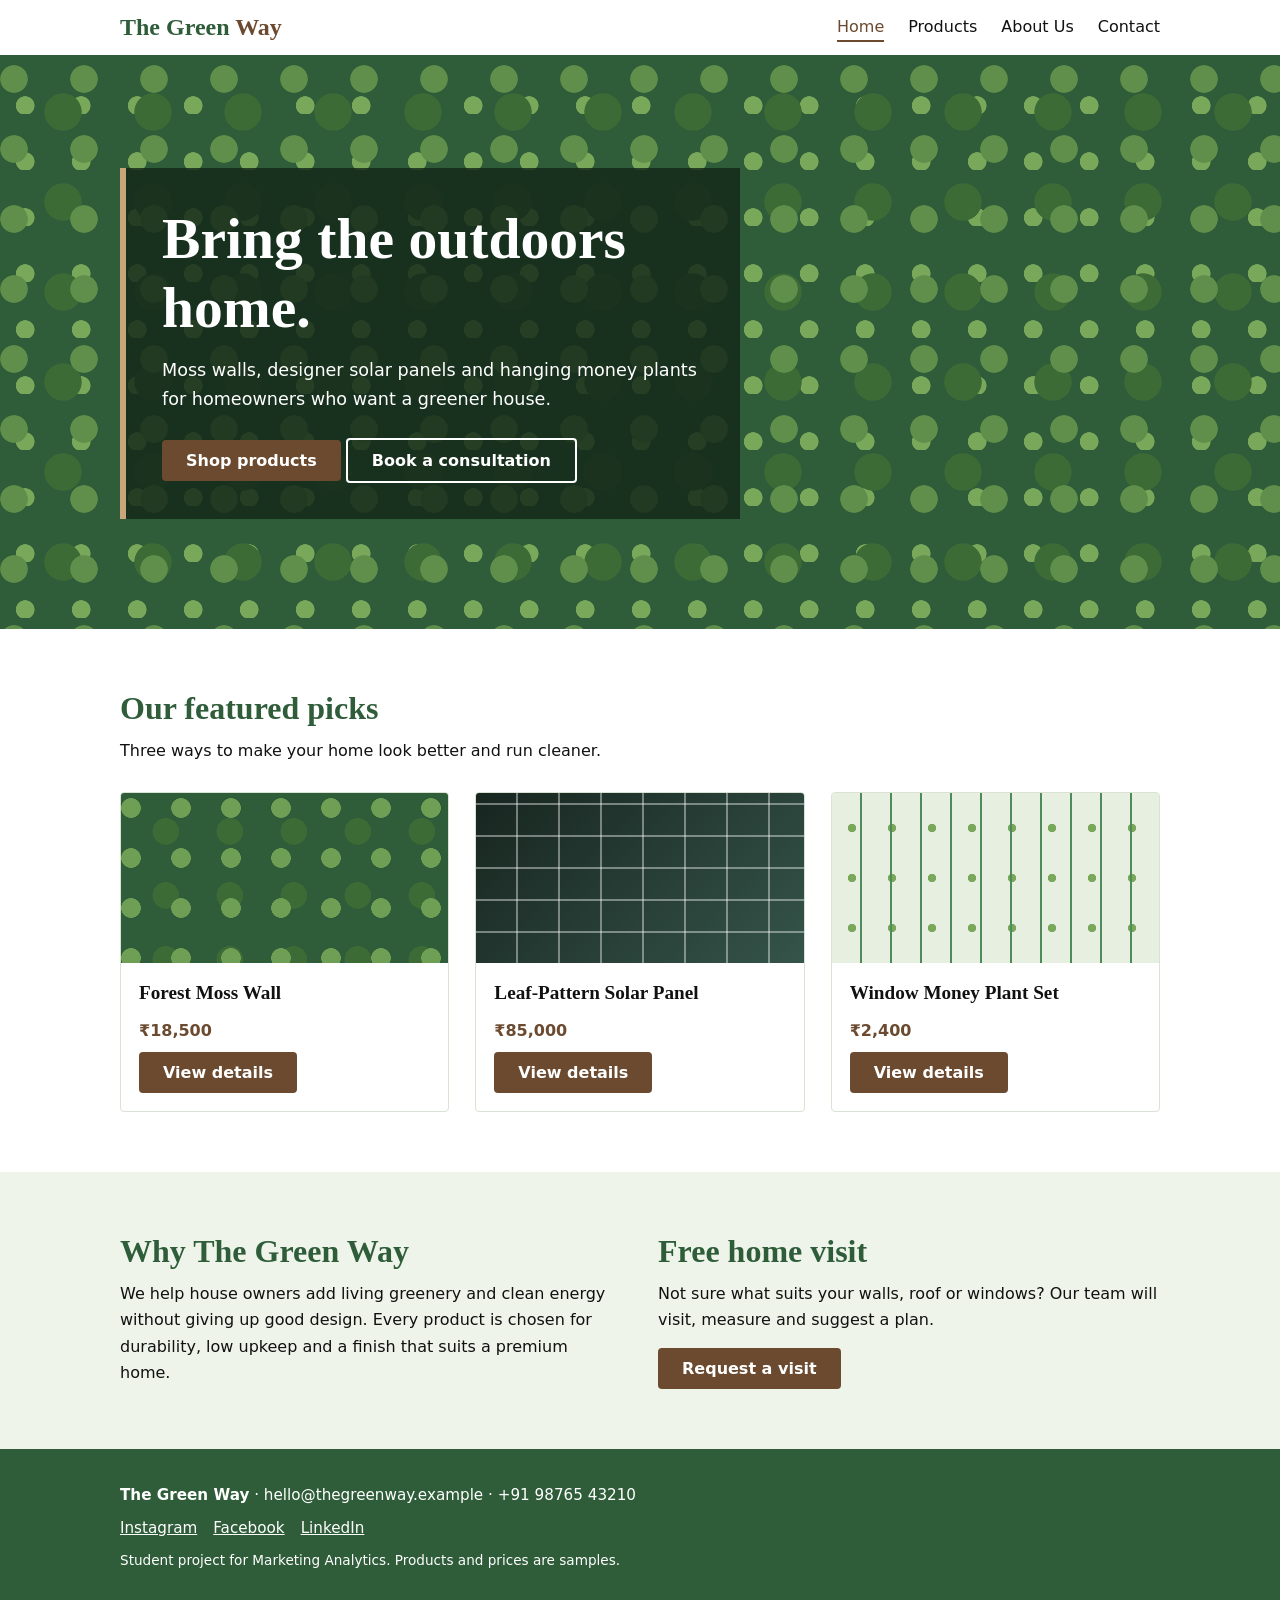
<file: index.html>
<!DOCTYPE html>
<html lang="en"><head><meta charset="utf-8"><meta name="viewport" content="width=device-width,initial-scale=1">
<title>Home | The Green Way</title>
<meta name="description" content="The Green Way: moss walls, designer solar panels and hanging money plants for your home.">
<script async src="https://www.googletagmanager.com/gtag/js?id=G-YJH4N8PBCX"></script>
<script>window.dataLayer=window.dataLayer||[];function gtag(){dataLayer.push(arguments);}gtag('js',new Date());gtag('config','G-YJH4N8PBCX');</script>
<link rel="stylesheet" href="style.css"></head><body>
<header><div class="nav"><a class="logo" href="index.html">The Green <span>Way</span></a>
<button class="toggle" aria-label="Menu" aria-expanded="false">&#9776;</button><nav aria-label="Main"><a href="index.html" class="on" aria-current="page">Home</a><a href="products.html">Products</a><a href="about.html">About Us</a><a href="contact.html">Contact</a></nav></div></header>
<main><section class="hero"><div class="wrap"><div><h1>Bring the outdoors home.</h1>
<p>Moss walls, designer solar panels and hanging money plants for homeowners who want a greener house.</p>
<a class="btn" href="products.html">Shop products</a> <a class="btn out" href="contact.html">Book a consultation</a></div></div></section>
<section><div class="wrap"><h2>Our featured picks</h2><p class="lead">Three ways to make your home look better and run cleaner.</p><div class="grid"><article class="card" data-cat="moss" data-name="Forest Moss Wall" data-price="18500"><div class="pic moss" role="img" aria-label="Forest Moss Wall"></div>
<div class="body"><h3>Forest Moss Wall</h3><p class="price">&#8377;18,500</p><p class="more">Preserved moss panel, 120 x 60 cm. Needs no water or sunlight and absorbs sound.</p><button class="btn" type="button">View details</button></div></article><article class="card" data-cat="solar" data-name="Leaf-Pattern Solar Panel" data-price="85000"><div class="pic solar" role="img" aria-label="Leaf-Pattern Solar Panel"></div>
<div class="body"><h3>Leaf-Pattern Solar Panel</h3><p class="price">&#8377;85,000</p><p class="more">Rooftop panel with a leaf-print finish that blends into your roof. 3 kW set.</p><button class="btn" type="button">View details</button></div></article><article class="card" data-cat="plant" data-name="Window Money Plant Set" data-price="2400"><div class="pic plant" role="img" aria-label="Window Money Plant Set"></div>
<div class="body"><h3>Window Money Plant Set</h3><p class="price">&#8377;2,400</p><p class="more">Three hanging money plants with a curtain-rail bracket. Thrives in indirect light.</p><button class="btn" type="button">View details</button></div></article></div></div></section>
<section class="tint"><div class="wrap two"><div><h2>Why The Green Way</h2><p>We help house owners add living greenery and clean energy without giving up good design. Every product is chosen for durability, low upkeep and a finish that suits a premium home.</p></div>
<div><h2>Free home visit</h2><p>Not sure what suits your walls, roof or windows? Our team will visit, measure and suggest a plan.</p><p style="margin-top:14px"><a class="btn" href="contact.html">Request a visit</a></p></div></div></section></main>
<footer><div class="wrap"><p><strong>The Green Way</strong> &middot; hello@thegreenway.example &middot; +91 98765 43210</p>
<p style="margin-top:8px"><a href="https://www.instagram.com/" target="_blank" rel="noopener">Instagram</a><a href="https://www.facebook.com/" target="_blank" rel="noopener">Facebook</a><a href="https://www.linkedin.com/" target="_blank" rel="noopener">LinkedIn</a></p>
<p style="margin-top:8px;font-size:.85rem">Student project for Marketing Analytics. Products and prices are samples.</p></div></footer>
<script src="script.js"></script></body></html>
</file>
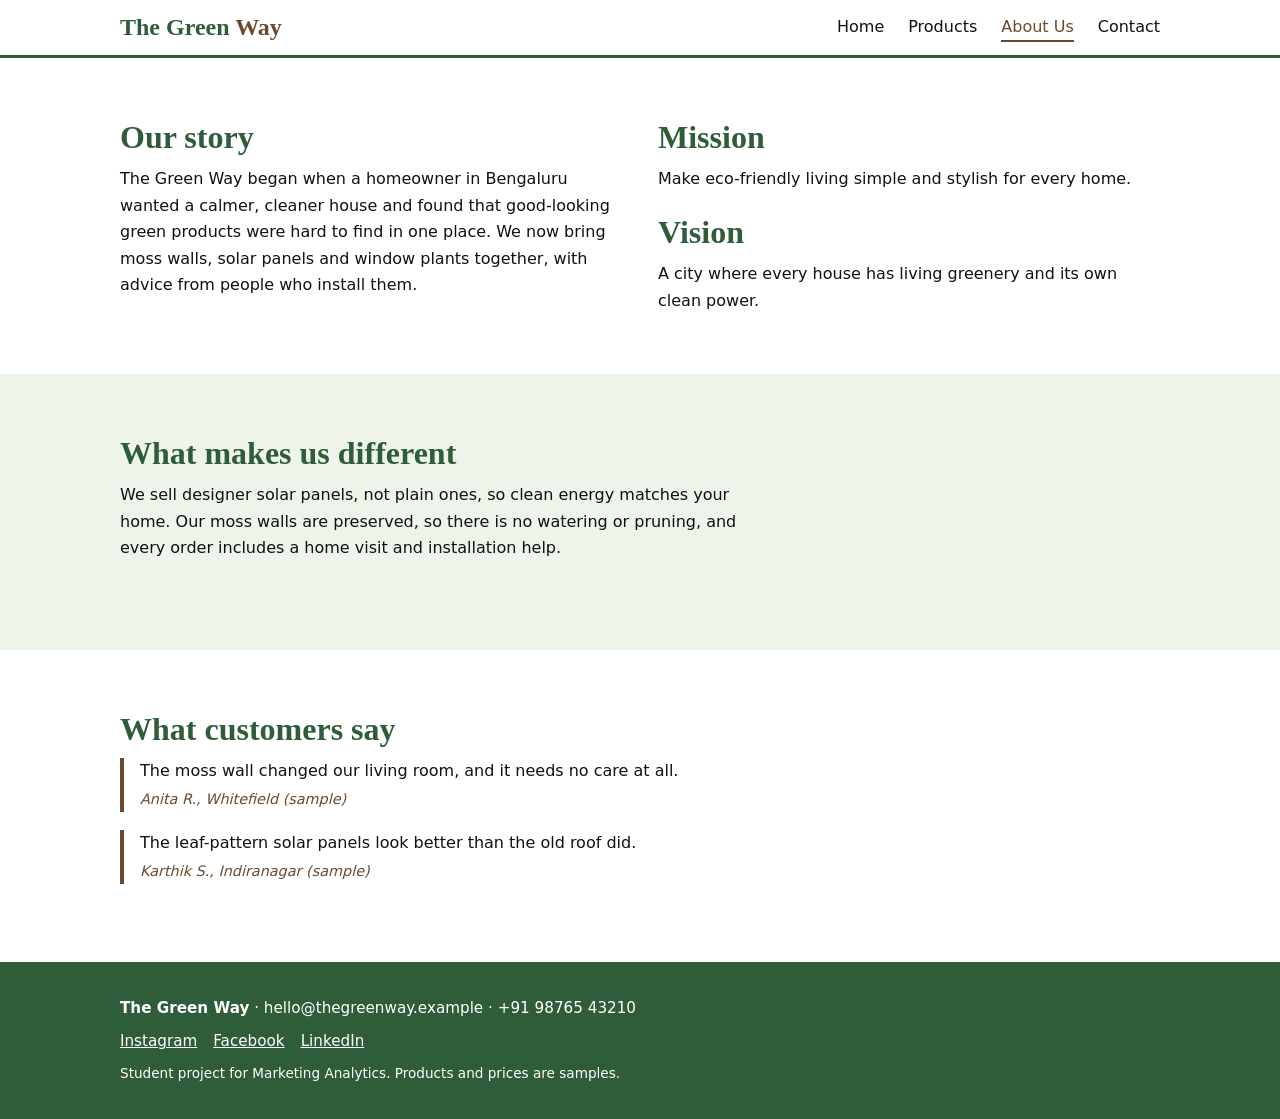
<file: about.html>
<!DOCTYPE html>
<html lang="en"><head><meta charset="utf-8"><meta name="viewport" content="width=device-width,initial-scale=1">
<title>About Us | The Green Way</title>
<meta name="description" content="The Green Way: moss walls, designer solar panels and hanging money plants for your home.">
<script async src="https://www.googletagmanager.com/gtag/js?id=G-YJH4N8PBCX"></script>
<script>window.dataLayer=window.dataLayer||[];function gtag(){dataLayer.push(arguments);}gtag('js',new Date());gtag('config','G-YJH4N8PBCX');</script>
<link rel="stylesheet" href="style.css"></head><body>
<header><div class="nav"><a class="logo" href="index.html">The Green <span>Way</span></a>
<button class="toggle" aria-label="Menu" aria-expanded="false">&#9776;</button><nav aria-label="Main"><a href="index.html">Home</a><a href="products.html">Products</a><a href="about.html" class="on" aria-current="page">About Us</a><a href="contact.html">Contact</a></nav></div></header>
<main><section><div class="wrap two"><div><h2>Our story</h2><p>The Green Way began when a homeowner in Bengaluru wanted a calmer, cleaner house and found that good-looking green products were hard to find in one place. We now bring moss walls, solar panels and window plants together, with advice from people who install them.</p></div>
<div><h2>Mission</h2><p>Make eco-friendly living simple and stylish for every home.</p><h2 style="margin-top:20px">Vision</h2><p>A city where every house has living greenery and its own clean power.</p></div></div></section>
<section class="tint"><div class="wrap"><h2>What makes us different</h2><p class="lead">We sell designer solar panels, not plain ones, so clean energy matches your home. Our moss walls are preserved, so there is no watering or pruning, and every order includes a home visit and installation help.</p></div></section>
<section><div class="wrap"><h2>What customers say</h2><blockquote><p>The moss wall changed our living room, and it needs no care at all.</p><cite>Anita R., Whitefield (sample)</cite></blockquote><blockquote><p>The leaf-pattern solar panels look better than the old roof did.</p><cite>Karthik S., Indiranagar (sample)</cite></blockquote></div></section></main>
<footer><div class="wrap"><p><strong>The Green Way</strong> &middot; hello@thegreenway.example &middot; +91 98765 43210</p>
<p style="margin-top:8px"><a href="https://www.instagram.com/" target="_blank" rel="noopener">Instagram</a><a href="https://www.facebook.com/" target="_blank" rel="noopener">Facebook</a><a href="https://www.linkedin.com/" target="_blank" rel="noopener">LinkedIn</a></p>
<p style="margin-top:8px;font-size:.85rem">Student project for Marketing Analytics. Products and prices are samples.</p></div></footer>
<script src="script.js"></script></body></html>
</file>
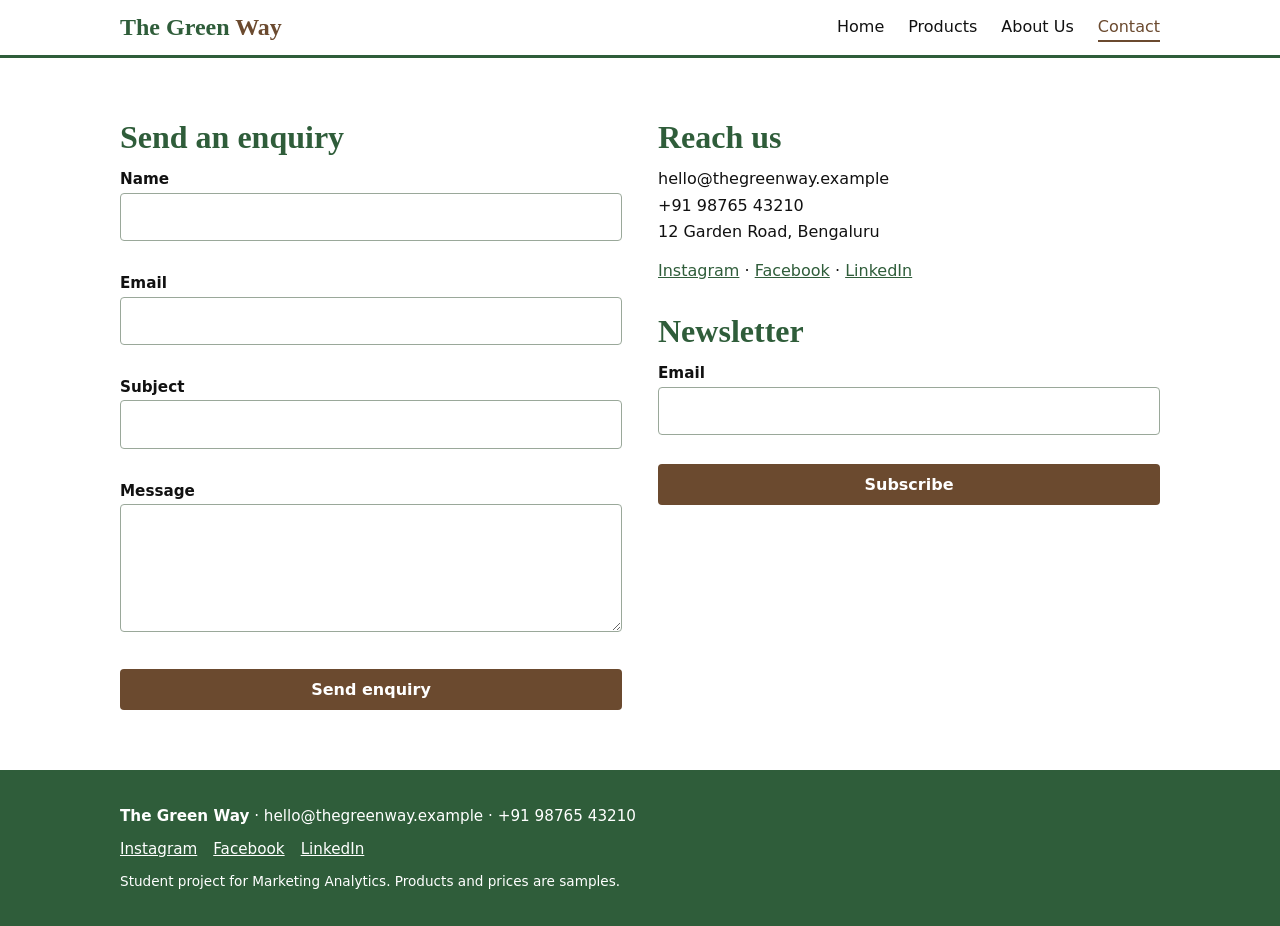
<file: contact.html>
<!DOCTYPE html>
<html lang="en"><head><meta charset="utf-8"><meta name="viewport" content="width=device-width,initial-scale=1">
<title>Contact | The Green Way</title>
<meta name="description" content="The Green Way: moss walls, designer solar panels and hanging money plants for your home.">
<script async src="https://www.googletagmanager.com/gtag/js?id=G-YJH4N8PBCX"></script>
<script>window.dataLayer=window.dataLayer||[];function gtag(){dataLayer.push(arguments);}gtag('js',new Date());gtag('config','G-YJH4N8PBCX');</script>
<link rel="stylesheet" href="style.css"></head><body>
<header><div class="nav"><a class="logo" href="index.html">The Green <span>Way</span></a>
<button class="toggle" aria-label="Menu" aria-expanded="false">&#9776;</button><nav aria-label="Main"><a href="index.html">Home</a><a href="products.html">Products</a><a href="about.html">About Us</a><a href="contact.html" class="on" aria-current="page">Contact</a></nav></div></header>
<main><section><div class="wrap two"><div><h2>Send an enquiry</h2>
<form data-form="contact_enquiry" novalidate><div><label for="n">Name</label><input id="n" required><span class="err"></span></div>
<div><label for="e">Email</label><input id="e" type="email" required><span class="err"></span></div>
<div><label for="s">Subject</label><input id="s" required><span class="err"></span></div>
<div><label for="m">Message</label><textarea id="m" rows="4" required></textarea><span class="err"></span></div>
<button class="btn" type="submit">Send enquiry</button><p class="msg" role="status">Demo form: nothing was sent. Your click was recorded for analytics.</p></form></div>
<div><h2>Reach us</h2><p>hello@thegreenway.example<br>+91 98765 43210<br>12 Garden Road, Bengaluru</p>
<p style="margin:12px 0 28px"><a href="https://www.instagram.com/" target="_blank" rel="noopener">Instagram</a> &middot; <a href="https://www.facebook.com/" target="_blank" rel="noopener">Facebook</a> &middot; <a href="https://www.linkedin.com/" target="_blank" rel="noopener">LinkedIn</a></p>
<h2>Newsletter</h2><form data-form="newsletter" novalidate><div><label for="ne">Email</label><input id="ne" type="email" required><span class="err"></span></div>
<button class="btn" type="submit">Subscribe</button><p class="msg" role="status">Demo form: no subscription was created.</p></form></div></div></section></main>
<footer><div class="wrap"><p><strong>The Green Way</strong> &middot; hello@thegreenway.example &middot; +91 98765 43210</p>
<p style="margin-top:8px"><a href="https://www.instagram.com/" target="_blank" rel="noopener">Instagram</a><a href="https://www.facebook.com/" target="_blank" rel="noopener">Facebook</a><a href="https://www.linkedin.com/" target="_blank" rel="noopener">LinkedIn</a></p>
<p style="margin-top:8px;font-size:.85rem">Student project for Marketing Analytics. Products and prices are samples.</p></div></footer>
<script src="script.js"></script></body></html>
</file>
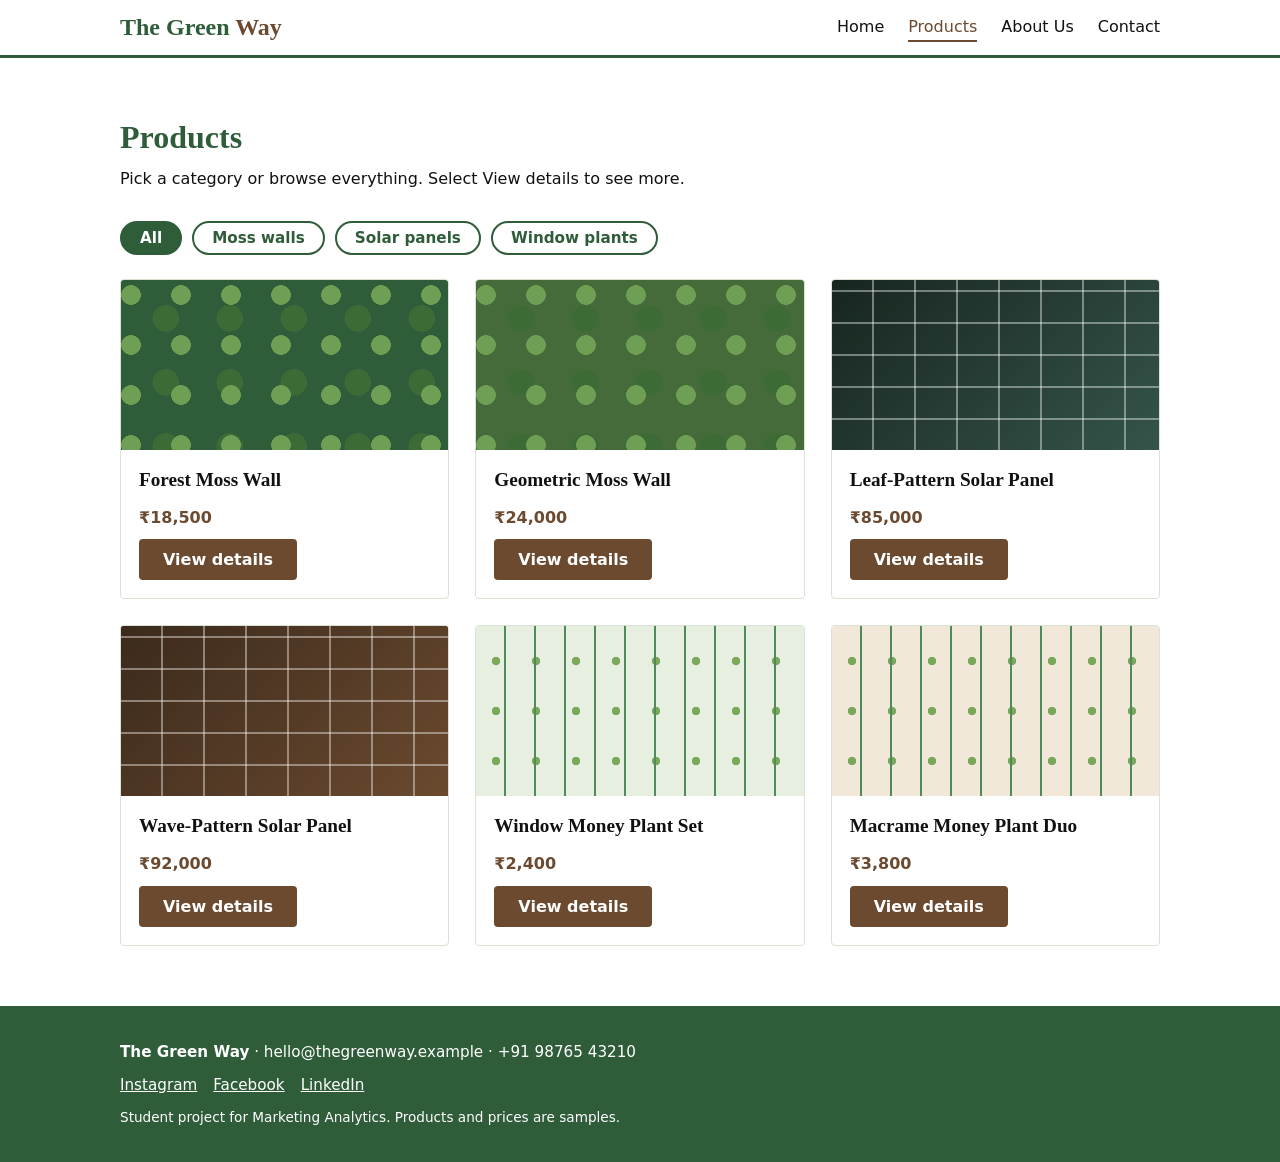
<file: products.html>
<!DOCTYPE html>
<html lang="en"><head><meta charset="utf-8"><meta name="viewport" content="width=device-width,initial-scale=1">
<title>Products | The Green Way</title>
<meta name="description" content="The Green Way: moss walls, designer solar panels and hanging money plants for your home.">
<script async src="https://www.googletagmanager.com/gtag/js?id=G-YJH4N8PBCX"></script>
<script>window.dataLayer=window.dataLayer||[];function gtag(){dataLayer.push(arguments);}gtag('js',new Date());gtag('config','G-YJH4N8PBCX');</script>
<link rel="stylesheet" href="style.css"></head><body>
<header><div class="nav"><a class="logo" href="index.html">The Green <span>Way</span></a>
<button class="toggle" aria-label="Menu" aria-expanded="false">&#9776;</button><nav aria-label="Main"><a href="index.html">Home</a><a href="products.html" class="on" aria-current="page">Products</a><a href="about.html">About Us</a><a href="contact.html">Contact</a></nav></div></header>
<main><section><div class="wrap"><h2>Products</h2><p class="lead">Pick a category or browse everything. Select View details to see more.</p>
<div class="filters" role="group" aria-label="Filter by category"><button class="on" data-cat="all">All</button><button data-cat="moss">Moss walls</button><button data-cat="solar">Solar panels</button><button data-cat="plant">Window plants</button></div>
<div class="grid"><article class="card" data-cat="moss" data-name="Forest Moss Wall" data-price="18500"><div class="pic moss" role="img" aria-label="Forest Moss Wall"></div>
<div class="body"><h3>Forest Moss Wall</h3><p class="price">&#8377;18,500</p><p class="more">Preserved moss panel, 120 x 60 cm. Needs no water or sunlight and absorbs sound.</p><button class="btn" type="button">View details</button></div></article><article class="card" data-cat="moss" data-name="Geometric Moss Wall" data-price="24000"><div class="pic moss b" role="img" aria-label="Geometric Moss Wall"></div>
<div class="body"><h3>Geometric Moss Wall</h3><p class="price">&#8377;24,000</p><p class="more">Hexagon moss tiles in three greens. Easy wall mounting kit included.</p><button class="btn" type="button">View details</button></div></article><article class="card" data-cat="solar" data-name="Leaf-Pattern Solar Panel" data-price="85000"><div class="pic solar" role="img" aria-label="Leaf-Pattern Solar Panel"></div>
<div class="body"><h3>Leaf-Pattern Solar Panel</h3><p class="price">&#8377;85,000</p><p class="more">Rooftop panel with a leaf-print finish that blends into your roof. 3 kW set.</p><button class="btn" type="button">View details</button></div></article><article class="card" data-cat="solar" data-name="Wave-Pattern Solar Panel" data-price="92000"><div class="pic solar b" role="img" aria-label="Wave-Pattern Solar Panel"></div>
<div class="body"><h3>Wave-Pattern Solar Panel</h3><p class="price">&#8377;92,000</p><p class="more">Brown-toned panel with a flowing wave design for terraces and pergolas. 3 kW set.</p><button class="btn" type="button">View details</button></div></article><article class="card" data-cat="plant" data-name="Window Money Plant Set" data-price="2400"><div class="pic plant" role="img" aria-label="Window Money Plant Set"></div>
<div class="body"><h3>Window Money Plant Set</h3><p class="price">&#8377;2,400</p><p class="more">Three hanging money plants with a curtain-rail bracket. Thrives in indirect light.</p><button class="btn" type="button">View details</button></div></article><article class="card" data-cat="plant" data-name="Macrame Money Plant Duo" data-price="3800"><div class="pic plant b" role="img" aria-label="Macrame Money Plant Duo"></div>
<div class="body"><h3>Macrame Money Plant Duo</h3><p class="price">&#8377;3,800</p><p class="more">Two plants in handmade macrame hangers with ceramic pots.</p><button class="btn" type="button">View details</button></div></article></div></div></section></main>
<footer><div class="wrap"><p><strong>The Green Way</strong> &middot; hello@thegreenway.example &middot; +91 98765 43210</p>
<p style="margin-top:8px"><a href="https://www.instagram.com/" target="_blank" rel="noopener">Instagram</a><a href="https://www.facebook.com/" target="_blank" rel="noopener">Facebook</a><a href="https://www.linkedin.com/" target="_blank" rel="noopener">LinkedIn</a></p>
<p style="margin-top:8px;font-size:.85rem">Student project for Marketing Analytics. Products and prices are samples.</p></div></footer>
<script src="script.js"></script></body></html>
</file>
<file: style.css>
:root{--g:#2f5d3a;--g2:#4f8a5b;--tint:#eef4ea;--b:#6b4a2f;--t:#111;--line:#d9e2d3}
*{box-sizing:border-box;margin:0}
body{font:16px/1.65 system-ui,-apple-system,"Segoe UI",sans-serif;color:var(--t);background:#fff}
h1,h2,h3{font-family:Palatino,"Palatino Linotype","Book Antiqua",Georgia,serif;line-height:1.2;font-weight:700}
a{color:var(--g)}
:focus-visible{outline:3px solid var(--b);outline-offset:2px}
.wrap{max-width:1080px;margin:auto;padding:0 20px}
header{background:#fff;border-bottom:3px solid var(--g);position:sticky;top:0;z-index:5}
.nav{display:flex;justify-content:space-between;align-items:center;padding:14px 20px;max-width:1080px;margin:auto;flex-wrap:wrap}
.logo{font:700 1.5rem Palatino,Georgia,serif;color:var(--g);text-decoration:none}
.logo span{color:var(--b)}
nav a{color:var(--t);text-decoration:none;margin-left:24px;padding:4px 0;border-bottom:2px solid transparent;transition:border-color .2s,color .2s}
nav a:hover,nav a.on{border-color:var(--b);color:var(--b)}
.toggle{display:none;background:none;border:1px solid var(--g);color:var(--g);font-size:1.4rem;padding:2px 10px;border-radius:4px;cursor:pointer}
.hero{background:radial-gradient(circle at 20% 30%,#5f8f4a 0 18%,transparent 19%),radial-gradient(circle at 70% 60%,#3d6b35 0 22%,transparent 23%),radial-gradient(circle at 45% 85%,#7aa85a 0 16%,transparent 17%),#2f5d3a;background-size:70px 70px,90px 90px,56px 56px;color:#fff;padding:110px 20px}
.hero .wrap>div{background:rgba(20,40,25,.82);padding:36px;max-width:620px;border-left:6px solid #c9a57a}
.hero h1{font-size:clamp(2.2rem,6vw,3.6rem)}
.hero p{margin:14px 0 24px;font-size:1.1rem}
.btn{display:inline-block;background:var(--b);color:#fff;border:0;padding:11px 24px;border-radius:4px;cursor:pointer;text-decoration:none;font:600 1rem system-ui,sans-serif;transition:background .2s}
.btn:hover{background:var(--g)}
.btn.out{background:none;border:2px solid #fff}
section{padding:60px 0}
.tint{background:var(--tint)}
h2{font-size:2rem;color:var(--g);margin-bottom:10px}
.lead{max-width:640px;margin-bottom:28px}
.grid{display:grid;grid-template-columns:repeat(auto-fit,minmax(250px,1fr));gap:26px}
.card{border:1px solid var(--line);background:#fff;border-radius:4px;overflow:hidden;display:flex;flex-direction:column}
.card .body{padding:18px;display:flex;flex-direction:column;flex:1}
.card h3{font-size:1.2rem;margin-bottom:6px}
.price{color:var(--b);font-weight:700;margin:8px 0}
.more{display:none;font-size:.92rem;background:var(--tint);padding:10px;border-radius:4px;margin-bottom:10px}
.more.open{display:block}
.card .btn{margin-top:auto;align-self:flex-start}
.pic{height:170px}
.moss{background:radial-gradient(circle at 20% 30%,#6f9f55 0 18%,transparent 19%),radial-gradient(circle at 70% 60%,#3d6b35 0 22%,transparent 23%),#2f5d3a;background-size:50px 50px,64px 64px,auto}
.moss.b{background-color:#456b3a}
.solar{background:repeating-linear-gradient(0deg,transparent 0 30px,rgba(255,255,255,.4) 30px 32px),repeating-linear-gradient(90deg,transparent 0 40px,rgba(255,255,255,.4) 40px 42px),linear-gradient(135deg,#17251f,#35544a)}
.solar.b{background-color:#3b2a1c;background-image:repeating-linear-gradient(0deg,transparent 0 30px,rgba(255,255,255,.4) 30px 32px),repeating-linear-gradient(90deg,transparent 0 40px,rgba(255,255,255,.4) 40px 42px),linear-gradient(135deg,#3b2a1c,#6b4a2f)}
.plant{background:repeating-linear-gradient(90deg,transparent 0 28px,#4f8a5b 28px 30px),radial-gradient(circle at 50% 70%,#7aa85a 0 10%,transparent 11%) 0 0/40px 50px,#e7f0e0}
.plant.b{background-color:#f1e8da}
.filters{margin-bottom:24px;display:flex;gap:10px;flex-wrap:wrap}
.filters button{background:#fff;border:2px solid var(--g);color:var(--g);padding:6px 18px;border-radius:30px;cursor:pointer;font:600 .95rem system-ui,sans-serif}
.filters button.on,.filters button:hover{background:var(--g);color:#fff}
.two{display:grid;grid-template-columns:repeat(auto-fit,minmax(300px,1fr));gap:36px}
blockquote{border-left:4px solid var(--b);padding-left:16px;margin-bottom:18px}
blockquote cite{display:block;font-size:.9rem;color:var(--b);margin-top:4px}
form{display:grid;gap:14px}
label{font-weight:600;font-size:.95rem}
input,textarea{width:100%;padding:10px;border:1px solid #9aa89a;border-radius:4px;font:inherit}
.err{color:#a11;font-size:.85rem;min-height:1.1em;display:block}
.msg{background:var(--tint);border-left:4px solid var(--g);padding:10px 14px;display:none}
.msg.show{display:block}
footer{background:var(--g);color:#fff;padding:34px 0;font-size:.95rem}
footer a{color:#fff;margin-right:16px}
@media(max-width:700px){.toggle{display:block}nav{display:none;width:100%}nav.open{display:block}nav a{display:block;margin:12px 0}.hero{padding:60px 20px}.hero .wrap>div{padding:24px}}
@media(prefers-reduced-motion:reduce){*{transition:none!important}}
</file>
